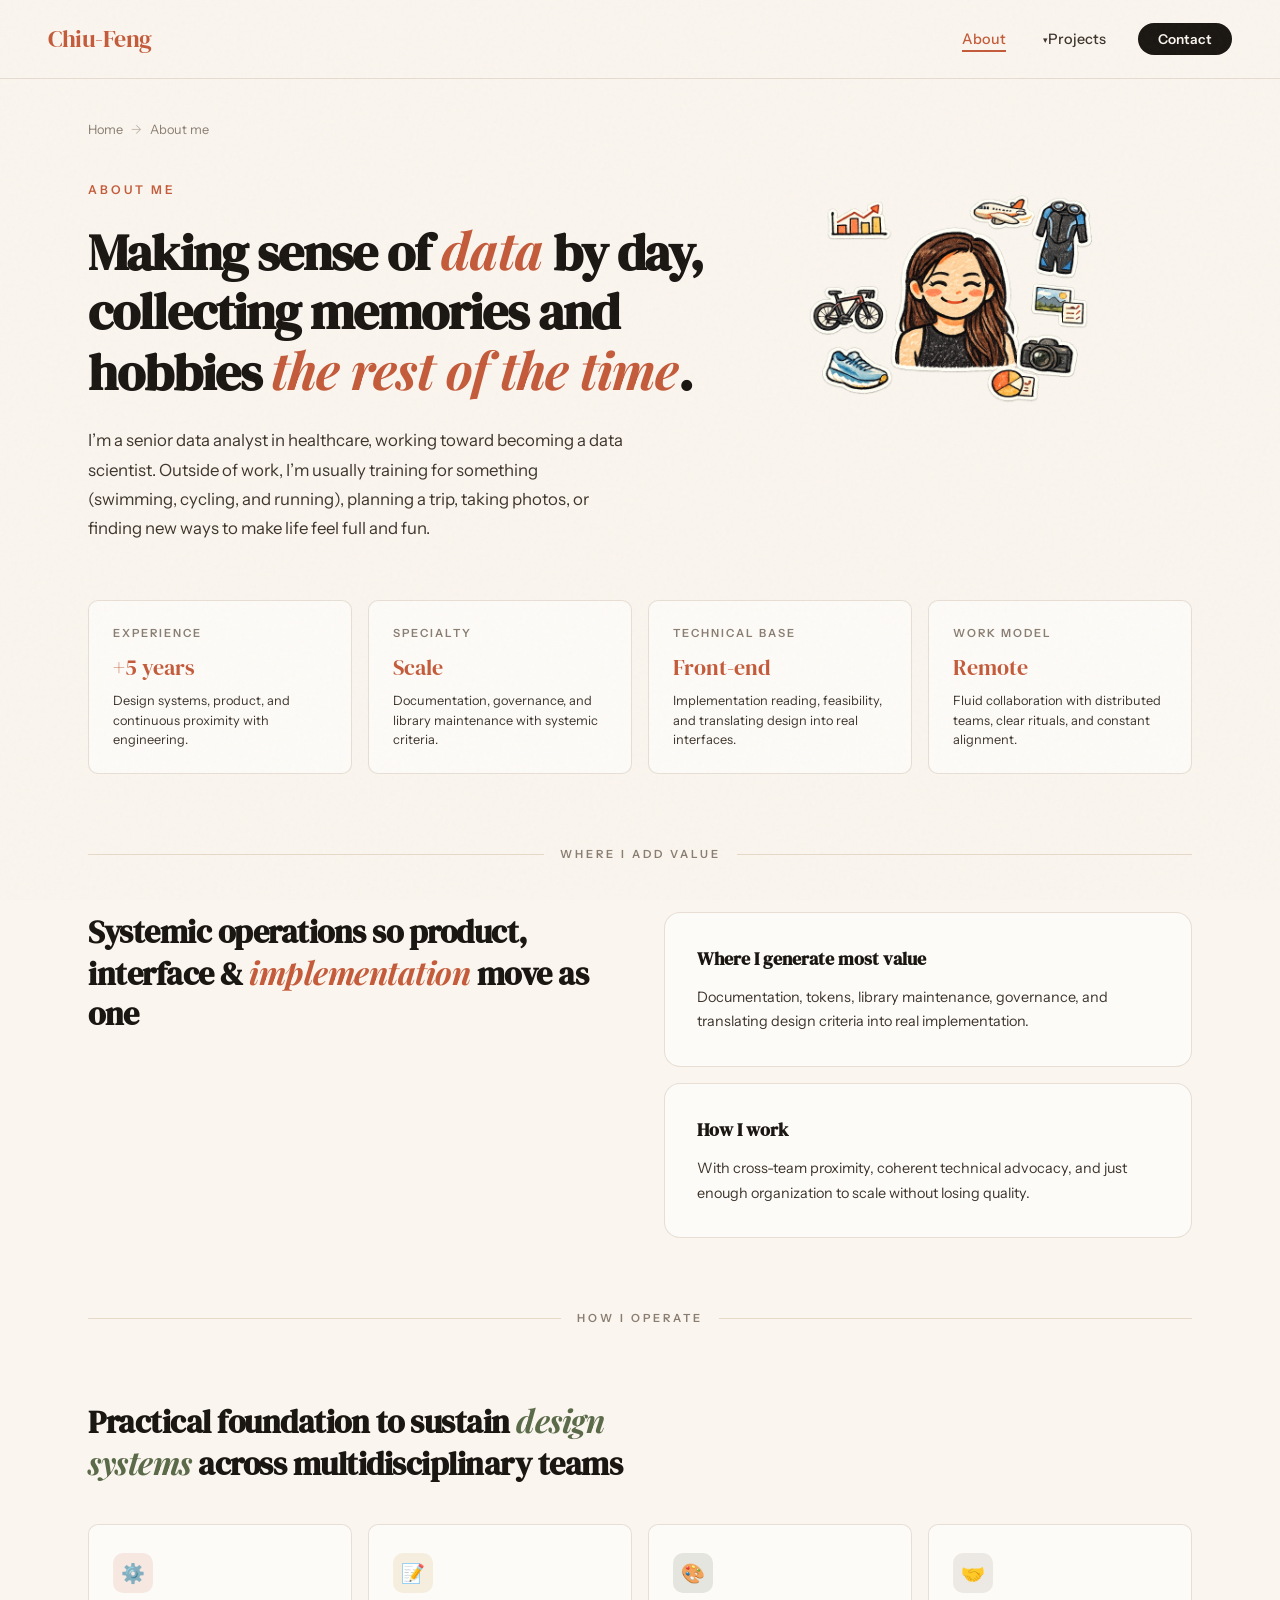
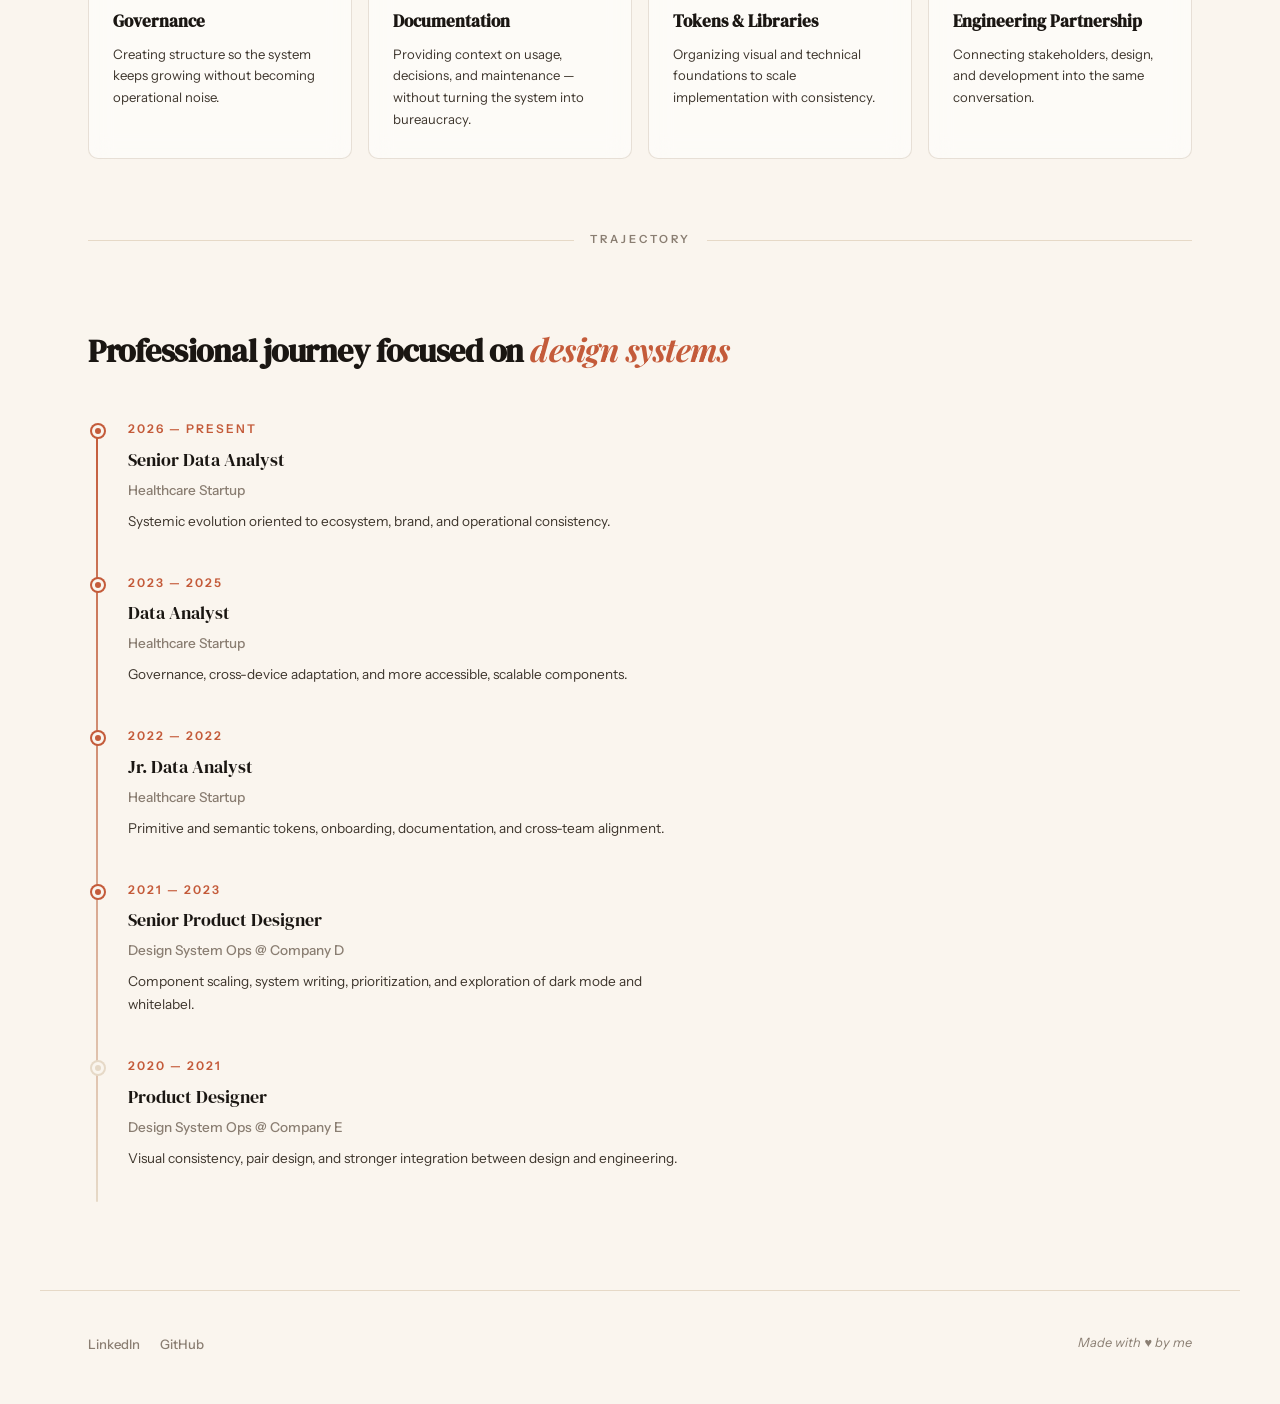
<file: index.html>
<!DOCTYPE html>
<html lang="en">
<head>
  <meta charset="UTF-8">
  <meta name="viewport" content="width=device-width, initial-scale=1.0">
  <title>About | Chiu-Feng</title>
  <link rel="stylesheet" href="css/style.css">
</head>
<body>

<!-- NAV -->
<nav>
  <a href="/" class="logo">Chiu-Feng</a>
  <ul class="nav-links">
    <li><a href="/" class="active">About</a></li>
    <li class="nav-dropdown">
      <a href="/projects/">Projects</a>
      <ul class="dropdown-menu">
        <li><a href="/projects/sourdough/">Sourdough</a></li>
        <li><a href="/projects/photography/">Photography</a></li>
        <li><a href="/projects/cooking/">Cooking</a></li>
        <li><a href="/projects/recipes/">Recipes</a></li>
      </ul>
    </li>
    <li><a href="mailto:chiufengyap+blog@gmail.com?subject=Contact%20from%20blog" class="nav-cta">Contact</a></li>
  </ul>
</nav>

<!-- BREADCRUMB -->
<div class="breadcrumb">
  <a href="/">Home</a> <span>&rarr;</span> About me
</div>

<!-- HERO -->
<section class="hero-split">
  <div class="hero-copy">
    <div class="hero-label">About me</div>
    <h1>Making sense of <em>data</em> by day, collecting memories and hobbies <em>the rest of the time</em>.</h1>
    <p class="hero-text">
      I’m a senior data analyst in healthcare, working toward becoming a data scientist. Outside of work, I’m usually training for something (swimming, cycling, and running), planning a trip, taking photos, or finding new ways to make life feel full and fun.
    </p>
  </div>
  <div class="hero-image-block">
    <div class="hero-inline-avatar">
      <img src="projects/photography/images/headshot_hobbies.png" alt="Headshot of Chiu-Feng">
    </div>
  </div>
</section>

<!-- STATS -->
<div class="stats">
  <div class="stat">
    <div class="stat-label">Experience</div>
    <div class="stat-value">+5 years</div>
    <div class="stat-desc">Design systems, product, and continuous proximity with engineering.</div>
  </div>
  <div class="stat">
    <div class="stat-label">Specialty</div>
    <div class="stat-value">Scale</div>
    <div class="stat-desc">Documentation, governance, and library maintenance with systemic criteria.</div>
  </div>
  <div class="stat">
    <div class="stat-label">Technical base</div>
    <div class="stat-value">Front-end</div>
    <div class="stat-desc">Implementation reading, feasibility, and translating design into real interfaces.</div>
  </div>
  <div class="stat">
    <div class="stat-label">Work model</div>
    <div class="stat-value">Remote</div>
    <div class="stat-desc">Fluid collaboration with distributed teams, clear rituals, and constant alignment.</div>
  </div>
</div>

<!-- WHERE I ADD VALUE -->
<div class="section-divider"><span>Where I add value</span></div>

<section class="value-section">
  <div>
    <h2>Systemic operations so product, interface &amp; <em>implementation</em> move as one</h2>
  </div>
  <div class="value-pair">
    <div class="value-card">
      <h3>Where I generate most value</h3>
      <p>Documentation, tokens, library maintenance, governance, and translating design criteria into real implementation.</p>
    </div>
    <div class="value-card">
      <h3>How I work</h3>
      <p>With cross-team proximity, coherent technical advocacy, and just enough organization to scale without losing quality.</p>
    </div>
  </div>
</section>

<!-- HOW I OPERATE -->
<div class="section-divider"><span>How I operate</span></div>

<section class="how-section">
  <h2>Practical foundation to sustain <em>design systems</em> across multidisciplinary teams</h2>
  <div class="how-grid">
    <div class="how-card">
      <div class="how-card-icon">&#x2699;&#xFE0F;</div>
      <h3>Governance</h3>
      <p>Creating structure so the system keeps growing without becoming operational noise.</p>
    </div>
    <div class="how-card">
      <div class="how-card-icon">&#x1F4DD;</div>
      <h3>Documentation</h3>
      <p>Providing context on usage, decisions, and maintenance &mdash; without turning the system into bureaucracy.</p>
    </div>
    <div class="how-card">
      <div class="how-card-icon">&#x1F3A8;</div>
      <h3>Tokens &amp; Libraries</h3>
      <p>Organizing visual and technical foundations to scale implementation with consistency.</p>
    </div>
    <div class="how-card">
      <div class="how-card-icon">&#x1F91D;</div>
      <h3>Engineering Partnership</h3>
      <p>Connecting stakeholders, design, and development into the same conversation.</p>
    </div>
  </div>
</section>

<!-- TIMELINE -->
<div class="section-divider"><span>Trajectory</span></div>

<section class="timeline-section">
  <h2>Professional journey focused on <em>design systems</em></h2>
  <div class="timeline">
    <div class="timeline-item">
      <div class="timeline-dot"></div>
      <div class="timeline-date">2026 &mdash; Present</div>
      <div class="timeline-role">Senior Data Analyst</div>
      <div class="timeline-company">Healthcare Startup</div>
      <div class="timeline-desc">Systemic evolution oriented to ecosystem, brand, and operational consistency.</div>
    </div>
    <div class="timeline-item">
      <div class="timeline-dot"></div>
      <div class="timeline-date">2023 &mdash; 2025</div>
      <div class="timeline-role">Data Analyst</div>
      <div class="timeline-company">Healthcare Startup</div>
      <div class="timeline-desc">Governance, cross-device adaptation, and more accessible, scalable components.</div>
    </div>
    <div class="timeline-item">
      <div class="timeline-dot"></div>
      <div class="timeline-date">2022 &mdash; 2022</div>
      <div class="timeline-role">Jr. Data Analyst</div>
      <div class="timeline-company">Healthcare Startup</div>
      <div class="timeline-desc">Primitive and semantic tokens, onboarding, documentation, and cross-team alignment.</div>
    </div>
    <div class="timeline-item">
      <div class="timeline-dot"></div>
      <div class="timeline-date">2021 &mdash; 2023</div>
      <div class="timeline-role">Senior Product Designer</div>
      <div class="timeline-company">Design System Ops @ Company D</div>
      <div class="timeline-desc">Component scaling, system writing, prioritization, and exploration of dark mode and whitelabel.</div>
    </div>
    <div class="timeline-item">
      <div class="timeline-dot"></div>
      <div class="timeline-date">2020 &mdash; 2021</div>
      <div class="timeline-role">Product Designer</div>
      <div class="timeline-company">Design System Ops @ Company E</div>
      <div class="timeline-desc">Visual consistency, pair design, and stronger integration between design and engineering.</div>
    </div>
  </div>
</section>

<!-- FOOTER -->
<footer>
  <ul class="social-links">
    <li><a href="#">LinkedIn</a></li>
    <li><a href="#">GitHub</a></li>
  </ul>
  <div class="footer-note">Made with &hearts; by me</div>
</footer>

<script src="js/social-links.js"></script>
</body>
</html>
</file>
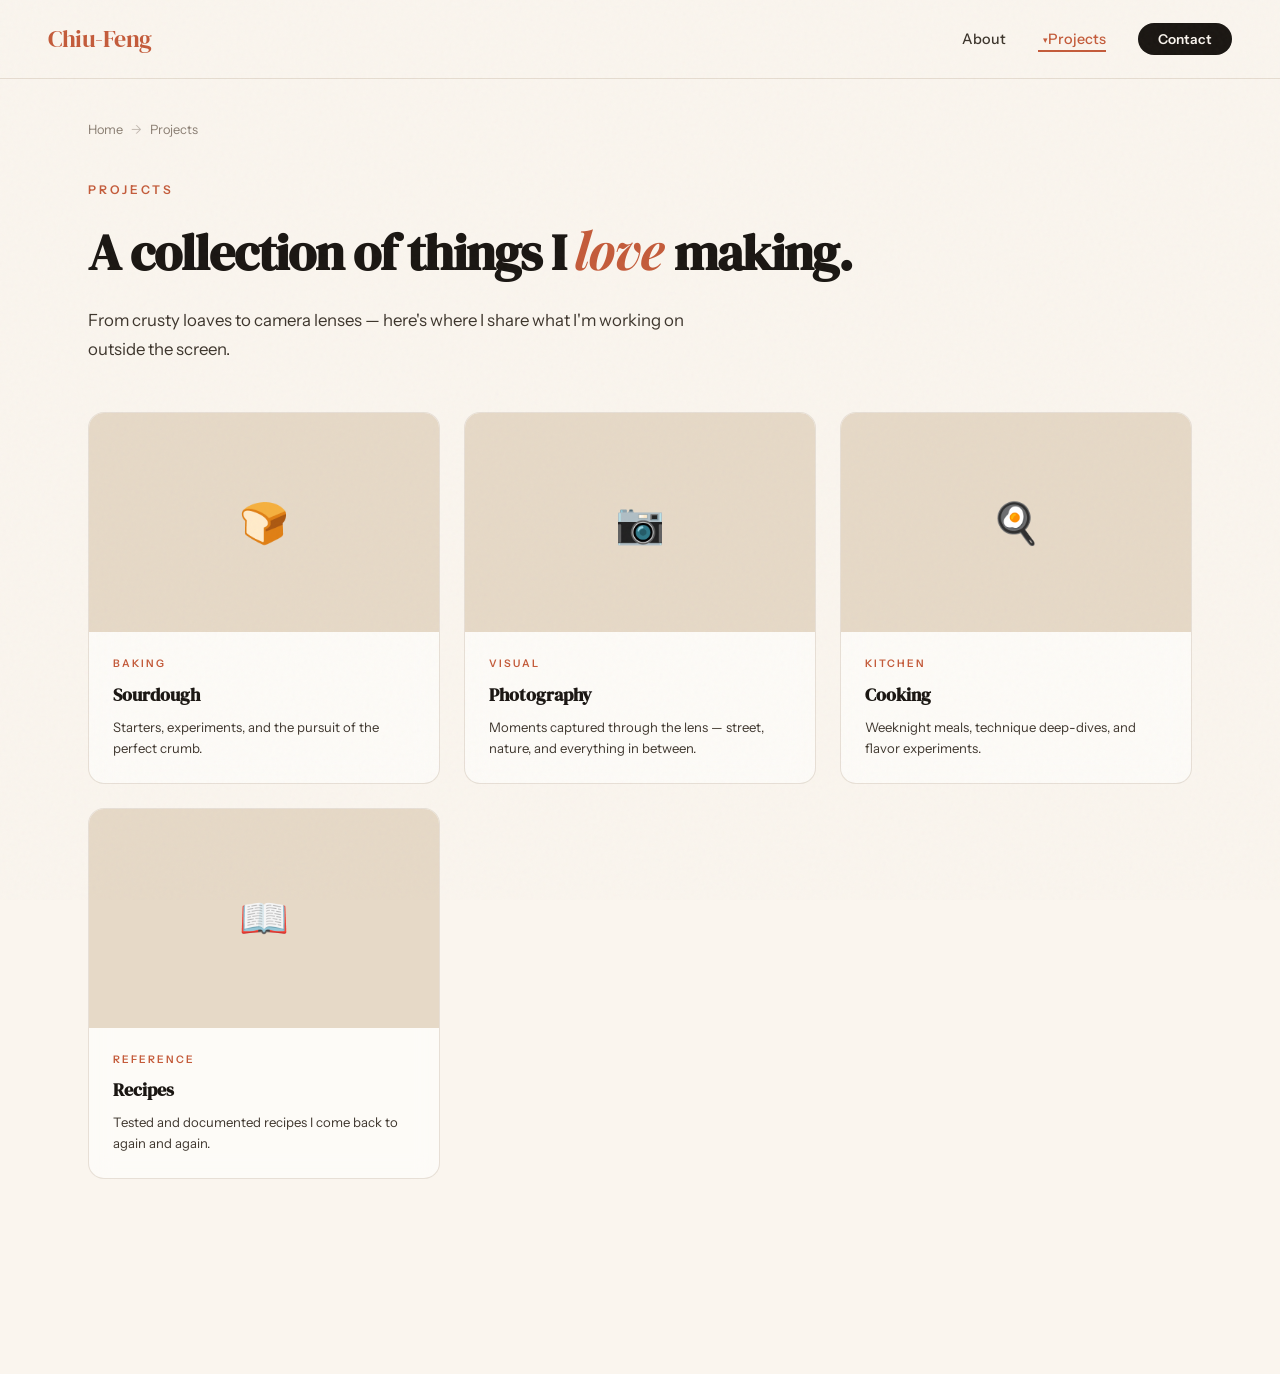
<file: projects/index.html>
<!DOCTYPE html>
<html lang="en">
<head>
  <meta charset="UTF-8">
  <meta name="viewport" content="width=device-width, initial-scale=1.0">
  <title>Projects | Chiu-Feng</title>
  <link rel="stylesheet" href="../css/style.css">
</head>
<body>

<!-- NAV -->
<nav>
  <a href="/" class="logo">Chiu-Feng</a>
  <ul class="nav-links">
    <li><a href="/">About</a></li>
    <li class="nav-dropdown">
      <a href="/projects/" class="active">Projects</a>
      <ul class="dropdown-menu">
        <li><a href="/projects/sourdough/">Sourdough</a></li>
        <li><a href="/projects/photography/">Photography</a></li>
        <li><a href="/projects/cooking/">Cooking</a></li>
        <li><a href="/projects/recipes/">Recipes</a></li>
      </ul>
    </li>
    <li><a href="#" class="nav-cta">Contact</a></li>
  </ul>
</nav>

<!-- BREADCRUMB -->
<div class="breadcrumb">
  <a href="/">Home</a> <span>&rarr;</span> Projects
</div>

<!-- HERO -->
<section class="page-hero">
  <div class="page-hero-label">Projects</div>
  <h1>A collection of things I <em>love</em> making.</h1>
  <p class="page-hero-text">
    From crusty loaves to camera lenses &mdash; here's where I share what I'm working on outside the screen.
  </p>
</section>

<!-- PROJECT CARDS -->
<div class="project-grid">
  <a href="/projects/sourdough/" class="project-card" style="animation-delay: 0.1s;">
    <div class="project-card-thumb">&#x1F35E;</div>
    <div class="project-card-body">
      <div class="project-card-tag">Baking</div>
      <h3>Sourdough</h3>
      <p>Starters, experiments, and the pursuit of the perfect crumb.</p>
    </div>
  </a>
  <a href="/projects/photography/" class="project-card" style="animation-delay: 0.2s;">
    <div class="project-card-thumb">&#x1F4F7;</div>
    <div class="project-card-body">
      <div class="project-card-tag">Visual</div>
      <h3>Photography</h3>
      <p>Moments captured through the lens &mdash; street, nature, and everything in between.</p>
    </div>
  </a>
  <a href="/projects/cooking/" class="project-card" style="animation-delay: 0.3s;">
    <div class="project-card-thumb">&#x1F373;</div>
    <div class="project-card-body">
      <div class="project-card-tag">Kitchen</div>
      <h3>Cooking</h3>
      <p>Weeknight meals, technique deep-dives, and flavor experiments.</p>
    </div>
  </a>
  <a href="/projects/recipes/" class="project-card" style="animation-delay: 0.4s;">
    <div class="project-card-thumb">&#x1F4D6;</div>
    <div class="project-card-body">
      <div class="project-card-tag">Reference</div>
      <h3>Recipes</h3>
      <p>Tested and documented recipes I come back to again and again.</p>
    </div>
  </a>
</div>

<!-- FOOTER -->
<footer>
  <ul class="social-links">
    <li><a href="#">LinkedIn</a></li>
    <li><a href="#">GitHub</a></li>
    <li><a href="#">Medium</a></li>
  </ul>
  <div class="footer-note">Made with &hearts; by me</div>
</footer>

<script src="../js/social-links.js"></script>
</body>
</html>
</file>
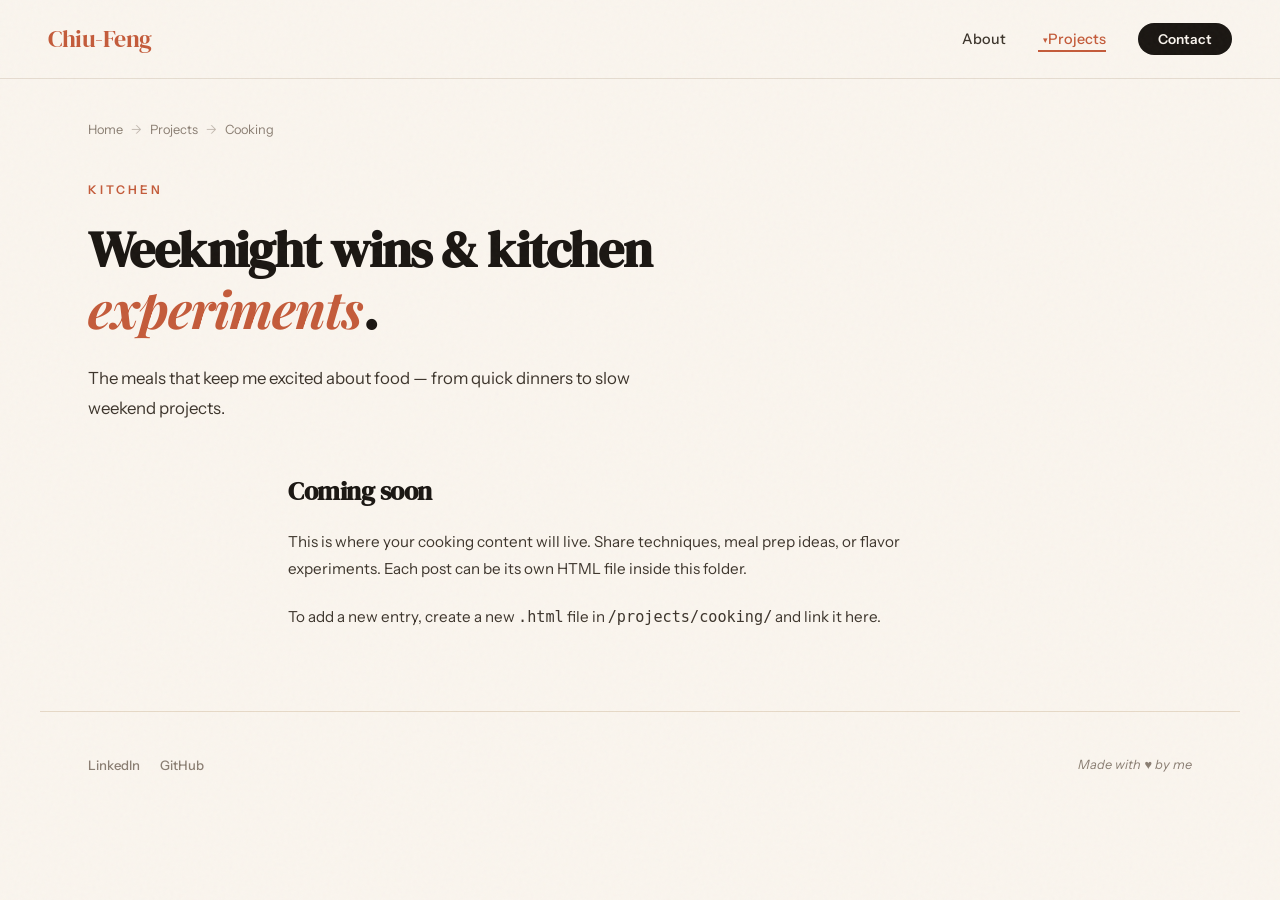
<file: projects/cooking/index.html>
<!DOCTYPE html>
<html lang="en">
<head>
  <meta charset="UTF-8">
  <meta name="viewport" content="width=device-width, initial-scale=1.0">
  <title>Cooking | Chiu-Feng</title>
  <link rel="stylesheet" href="../../css/style.css">
</head>
<body>
<nav>
  <a href="/" class="logo">Chiu-Feng</a>
  <ul class="nav-links">
    <li><a href="/">About</a></li>
    <li class="nav-dropdown">
      <a href="/projects/" class="active">Projects</a>
      <ul class="dropdown-menu">
        <li><a href="/projects/sourdough/">Sourdough</a></li>
        <li><a href="/projects/photography/">Photography</a></li>
        <li><a href="/projects/cooking/">Cooking</a></li>
        <li><a href="/projects/recipes/">Recipes</a></li>
      </ul>
    </li>
    <li><a href="#" class="nav-cta">Contact</a></li>
  </ul>
</nav>
<div class="breadcrumb">
  <a href="/">Home</a> <span>&rarr;</span> <a href="/projects/">Projects</a> <span>&rarr;</span> Cooking
</div>
<section class="page-hero">
  <div class="page-hero-label">Kitchen</div>
  <h1>Weeknight wins &amp; kitchen <em>experiments</em>.</h1>
  <p class="page-hero-text">The meals that keep me excited about food &mdash; from quick dinners to slow weekend projects.</p>
</section>
<section class="content-section">
  <h2>Coming soon</h2>
  <p>This is where your cooking content will live. Share techniques, meal prep ideas, or flavor experiments. Each post can be its own HTML file inside this folder.</p>
  <p>To add a new entry, create a new <code>.html</code> file in <code>/projects/cooking/</code> and link it here.</p>
</section>
<footer>
  <ul class="social-links">
    <li><a href="#">LinkedIn</a></li>
    <li><a href="#">GitHub</a></li>
  </ul>
  <div class="footer-note">Made with &hearts; by me</div>
</footer>
<script src="../../js/social-links.js"></script>
</body>
</html>
</file>
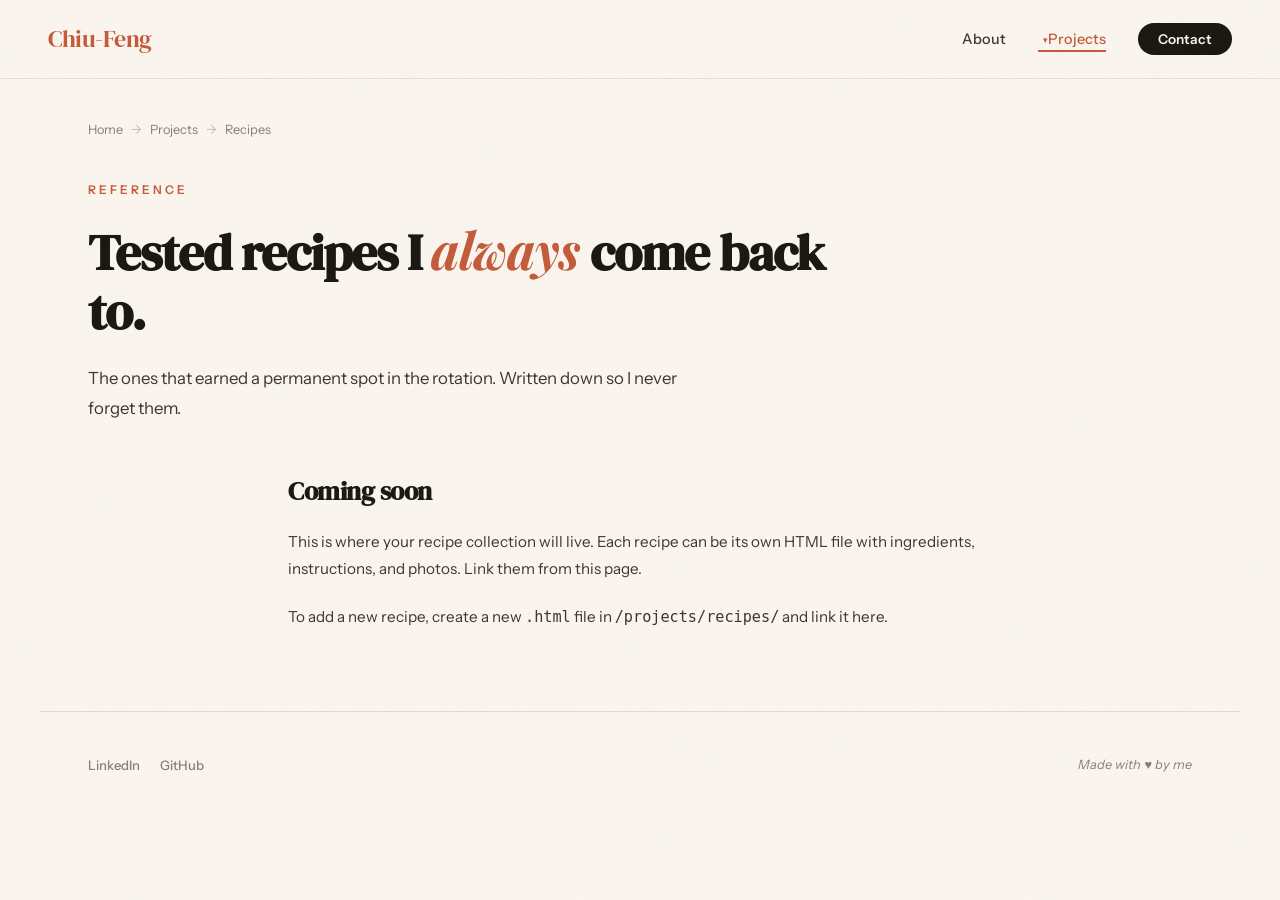
<file: projects/recipes/index.html>
<!DOCTYPE html>
<html lang="en">
<head>
  <meta charset="UTF-8">
  <meta name="viewport" content="width=device-width, initial-scale=1.0">
  <title>Recipes | Chiu-Feng</title>
  <link rel="stylesheet" href="../../css/style.css">
</head>
<body>
<nav>
  <a href="/" class="logo">Chiu-Feng</a>
  <ul class="nav-links">
    <li><a href="/">About</a></li>
    <li class="nav-dropdown">
      <a href="/projects/" class="active">Projects</a>
      <ul class="dropdown-menu">
        <li><a href="/projects/sourdough/">Sourdough</a></li>
        <li><a href="/projects/photography/">Photography</a></li>
        <li><a href="/projects/cooking/">Cooking</a></li>
        <li><a href="/projects/recipes/">Recipes</a></li>
      </ul>
    </li>
    <li><a href="#" class="nav-cta">Contact</a></li>
  </ul>
</nav>
<div class="breadcrumb">
  <a href="/">Home</a> <span>&rarr;</span> <a href="/projects/">Projects</a> <span>&rarr;</span> Recipes
</div>
<section class="page-hero">
  <div class="page-hero-label">Reference</div>
  <h1>Tested recipes I <em>always</em> come back to.</h1>
  <p class="page-hero-text">The ones that earned a permanent spot in the rotation. Written down so I never forget them.</p>
</section>
<section class="content-section">
  <h2>Coming soon</h2>
  <p>This is where your recipe collection will live. Each recipe can be its own HTML file with ingredients, instructions, and photos. Link them from this page.</p>
  <p>To add a new recipe, create a new <code>.html</code> file in <code>/projects/recipes/</code> and link it here.</p>
</section>
<footer>
  <ul class="social-links">
    <li><a href="#">LinkedIn</a></li>
    <li><a href="#">GitHub</a></li>
    <li><a href="#">Medium</a></li>
    <li><a href="#">Dribbble</a></li>
    <li><a href="#">Figma</a></li>
  </ul>
  <div class="footer-note">Made with &hearts; by me</div>
</footer>
<script src="../../js/social-links.js"></script>
</body>
</html>
</file>
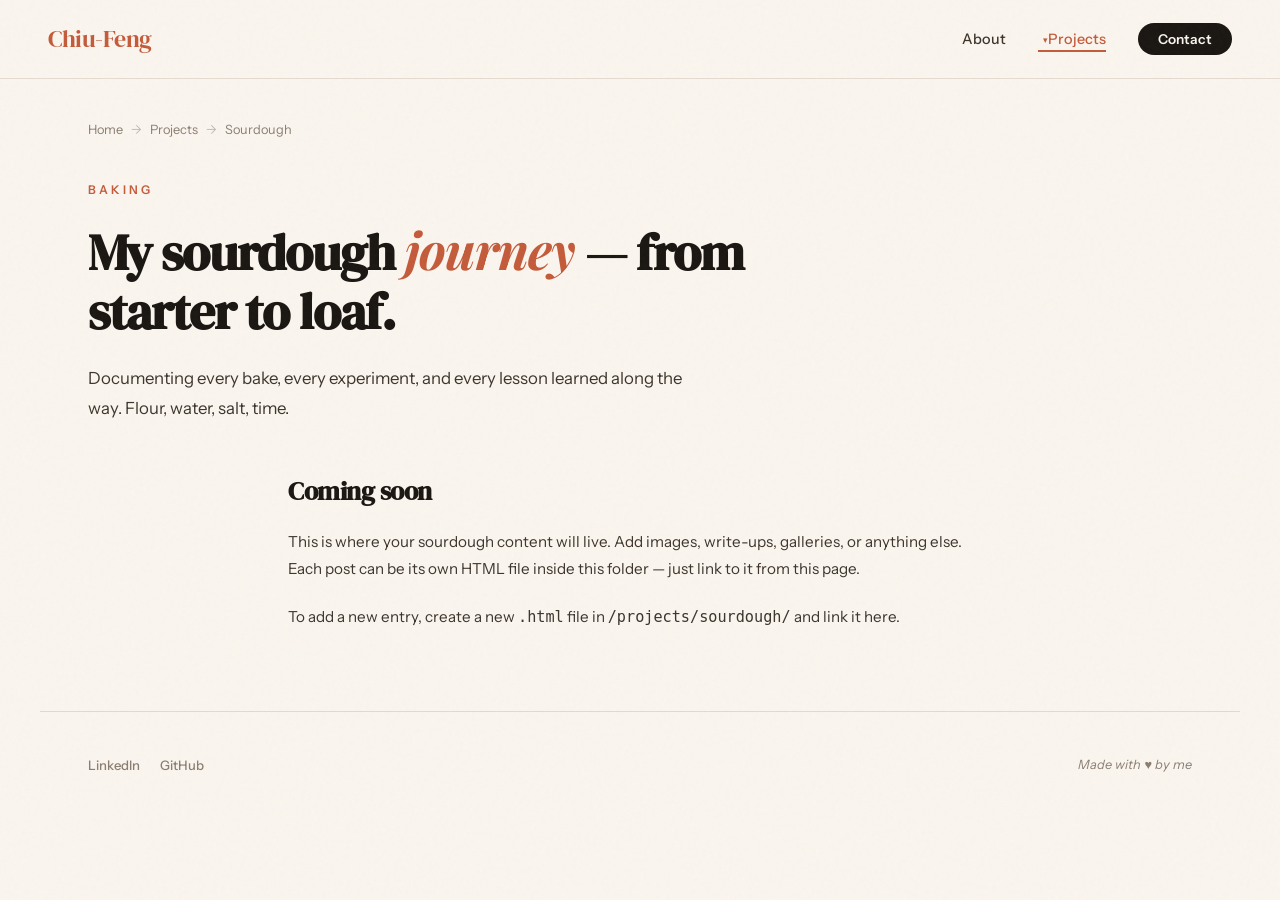
<file: projects/sourdough/index.html>
<!DOCTYPE html>
<html lang="en">
<head>
  <meta charset="UTF-8">
  <meta name="viewport" content="width=device-width, initial-scale=1.0">
  <title>Sourdough | Chiu-Feng</title>
  <link rel="stylesheet" href="../../css/style.css">
</head>
<body>
<nav>
  <a href="/" class="logo">Chiu-Feng</a>
  <ul class="nav-links">
    <li><a href="/">About</a></li>
    <li class="nav-dropdown">
      <a href="/projects/" class="active">Projects</a>
      <ul class="dropdown-menu">
        <li><a href="/projects/sourdough/">Sourdough</a></li>
        <li><a href="/projects/photography/">Photography</a></li>
        <li><a href="/projects/cooking/">Cooking</a></li>
        <li><a href="/projects/recipes/">Recipes</a></li>
      </ul>
    </li>
    <li><a href="#" class="nav-cta">Contact</a></li>
  </ul>
</nav>
<div class="breadcrumb">
  <a href="/">Home</a> <span>&rarr;</span> <a href="/projects/">Projects</a> <span>&rarr;</span> Sourdough
</div>
<section class="page-hero">
  <div class="page-hero-label">Baking</div>
  <h1>My sourdough <em>journey</em> &mdash; from starter to loaf.</h1>
  <p class="page-hero-text">Documenting every bake, every experiment, and every lesson learned along the way. Flour, water, salt, time.</p>
</section>
<section class="content-section">
  <h2>Coming soon</h2>
  <p>This is where your sourdough content will live. Add images, write-ups, galleries, or anything else. Each post can be its own HTML file inside this folder &mdash; just link to it from this page.</p>
  <p>To add a new entry, create a new <code>.html</code> file in <code>/projects/sourdough/</code> and link it here.</p>
</section>
<footer>
  <ul class="social-links">
    <li><a href="#">LinkedIn</a></li>
    <li><a href="#">GitHub</a></li>
  </ul>
  <div class="footer-note">Made with &hearts; by me</div>
</footer>
<script src="../../js/social-links.js"></script>
</body>
</html>
</file>
<file: css/style.css>
/* ============================================
   SHARED STYLES — edit once, applies everywhere
   ============================================ */

@import url('https://fonts.googleapis.com/css2?family=DM+Serif+Display:ital@0;1&family=Instrument+Sans:wght@400;500;600;700&family=Playfair+Display:ital,wght@0,400;0,700;1,400&display=swap');

:root {
  --cream: #FAF5EE;
  --warm-white: #F2EBE0;
  --sand: #E6D9C7;
  --terracotta: #C45B3A;
  --terracotta-light: #D97B5D;
  --ink: #1A1612;
  --ink-soft: #3D352C;
  --warm-gray: #8A7E72;
  --olive: #5B6B4A;
  --olive-light: #7A8E66;
  --accent-gold: #C9A84C;
  --card-bg: rgba(255,255,255,0.55);
  --card-border: rgba(198,183,164,0.4);
  --radius: 16px;
  --radius-sm: 10px;
}

* { margin: 0; padding: 0; box-sizing: border-box; }

body {
  font-family: 'Instrument Sans', sans-serif;
  background: var(--cream);
  color: var(--ink);
  overflow-x: hidden;
  line-height: 1.6;
}

/* --- NOISE OVERLAY --- */
body::before {
  content: '';
  position: fixed;
  inset: 0;
  opacity: 0.03;
  background-image: url("data:image/svg+xml,%3Csvg viewBox='0 0 256 256' xmlns='http://www.w3.org/2000/svg'%3E%3Cfilter id='noise'%3E%3CfeTurbulence type='fractalNoise' baseFrequency='0.9' numOctaves='4' stitchTiles='stitch'/%3E%3C/filter%3E%3Crect width='100%25' height='100%25' filter='url(%23noise)'/%3E%3C/svg%3E");
  pointer-events: none;
  z-index: 9999;
}

/* ============================================
   NAVIGATION
   ============================================ */
nav {
  position: fixed;
  top: 0; left: 0; right: 0;
  z-index: 100;
  padding: 20px 48px;
  display: flex;
  align-items: center;
  justify-content: space-between;
  backdrop-filter: blur(20px);
  background: rgba(250,245,238,0.85);
  border-bottom: 1px solid var(--card-border);
  transition: all 0.3s ease;
}

.logo {
  font-family: 'DM Serif Display', serif;
  font-size: 1.5rem;
  color: var(--terracotta);
  text-decoration: none;
  letter-spacing: -0.5px;
}

.nav-links {
  display: flex;
  gap: 32px;
  list-style: none;
  align-items: center;
}

.nav-links a {
  text-decoration: none;
  color: var(--ink-soft);
  font-size: 0.9rem;
  font-weight: 500;
  position: relative;
  transition: color 0.3s;
}

.nav-links a::after {
  content: '';
  position: absolute;
  bottom: -4px; left: 0;
  width: 0; height: 2px;
  background: var(--terracotta);
  transition: width 0.3s ease;
}

.nav-links a:hover { color: var(--terracotta); }
.nav-links a:hover::after { width: 100%; }
.nav-links a.active { color: var(--terracotta); }
.nav-links a.active::after { width: 100%; }

/* Dropdown */
.nav-dropdown {
  position: relative;
}

.nav-dropdown > a::before {
  content: '▾';
  font-size: 0.6em;
  margin-left: 5px;
  vertical-align: 1px;
}

.dropdown-menu {
  position: absolute;
  top: calc(100% + 12px);
  left: 50%;
  transform: translateX(-50%);
  background: rgba(250,245,238,0.95);
  backdrop-filter: blur(20px);
  border: 1px solid var(--card-border);
  border-radius: var(--radius-sm);
  padding: 8px 0;
  min-width: 180px;
  opacity: 0;
  visibility: hidden;
  transition: all 0.25s ease;
  box-shadow: 0 12px 40px rgba(26,22,18,0.1);
  list-style: none;
}

.nav-dropdown:hover .dropdown-menu {
  opacity: 1;
  visibility: visible;
  transform: translateX(-50%) translateY(0);
}

.dropdown-menu li a {
  display: block;
  padding: 10px 20px;
  font-size: 0.85rem;
  color: var(--ink-soft);
  white-space: nowrap;
}

.dropdown-menu li a::after { display: none; }

.dropdown-menu li a:hover {
  background: rgba(196,91,58,0.06);
  color: var(--terracotta);
}

.nav-cta {
  background: var(--ink);
  color: var(--cream) !important;
  padding: 8px 20px;
  border-radius: 100px;
  font-size: 0.85rem !important;
  font-weight: 600 !important;
  transition: all 0.3s !important;
}
.nav-cta::after { display: none !important; }
.nav-cta:hover {
  background: var(--terracotta) !important;
  color: var(--cream) !important;
  transform: translateY(-1px);
}

/* ============================================
   BREADCRUMB
   ============================================ */
.breadcrumb {
  padding: 120px 48px 0;
  max-width: 1200px;
  margin: 0 auto;
  font-size: 0.8rem;
  color: var(--warm-gray);
  display: flex;
  gap: 8px;
  align-items: center;
  animation: fadeUp 0.6s ease both;
}

.breadcrumb a {
  color: var(--warm-gray);
  text-decoration: none;
  transition: color 0.3s;
}

.breadcrumb a:hover { color: var(--terracotta); }
.breadcrumb span { opacity: 0.5; }

/* ============================================
   PAGE HERO (reusable across pages)
   ============================================ */
.page-hero {
  max-width: 1200px;
  margin: 0 auto;
  padding: 40px 48px 0;
  animation: fadeUp 0.7s ease 0.2s both;
}

.page-hero-label {
  font-size: 0.75rem;
  text-transform: uppercase;
  letter-spacing: 3px;
  color: var(--terracotta);
  font-weight: 600;
  margin-bottom: 20px;
  animation: fadeUp 0.6s ease 0.1s both;
}

.page-hero h1 {
  font-family: 'DM Serif Display', serif;
  font-size: clamp(2.2rem, 4vw, 3.4rem);
  line-height: 1.15;
  color: var(--ink);
  letter-spacing: -1px;
  margin-bottom: 24px;
  max-width: 800px;
}

.page-hero h1 em {
  font-family: 'Playfair Display', serif;
  font-style: italic;
  color: var(--terracotta);
}

.page-hero-text {
  font-size: 1.05rem;
  color: var(--ink-soft);
  line-height: 1.75;
  max-width: 600px;
}

/* ============================================
   ABOUT PAGE — SPLIT HERO
   ============================================ */
.hero-split {
  max-width: 1200px;
  margin: 0 auto;
  padding: 40px 48px 0;
  display: grid;
  grid-template-columns: 1.2fr 0.8fr;
  gap: 64px;
  align-items: start;
}

.hero-label {
  font-size: 0.75rem;
  text-transform: uppercase;
  letter-spacing: 3px;
  color: var(--terracotta);
  font-weight: 600;
  margin-bottom: 20px;
  animation: fadeUp 0.6s ease 0.1s both;
}

.hero-split h1 {
  font-family: 'DM Serif Display', serif;
  font-size: clamp(2.2rem, 4vw, 3.4rem);
  line-height: 1.15;
  color: var(--ink);
  letter-spacing: -1px;
  margin-bottom: 24px;
  animation: fadeUp 0.7s ease 0.2s both;
}

.hero-copy {
  display: flex;
  flex-direction: column;
  justify-content: center;
}

.hero-image-block {
  display: flex;
  justify-content: flex-start;
  align-items: flex-start;
}

.hero-inline-avatar {
  width: min(100%, 360px);
  border-radius: 28px;
  overflow: hidden;
  border: none;
  box-shadow: none;
}

.hero-inline-avatar img {
  width: 100%;
  height: auto;
  display: block;
  object-fit: cover;
}

@media (max-width: 900px) {
  .hero-inline-avatar {
    width: min(100%, 270px);
  }
}

@media (max-width: 600px) {
  .hero-inline-avatar {
    width: min(100%, 220px);
    margin: 0 auto;
  }
}
.hero-split h1 em {
  font-family: 'Playfair Display', serif;
  font-style: italic;
  color: var(--terracotta);
}

.hero-text {
  font-size: 1.05rem;
  color: var(--ink-soft);
  line-height: 1.75;
  max-width: 540px;
  animation: fadeUp 0.7s ease 0.3s both;
}

/* --- AVATAR CARD --- */
.avatar-card {
  background: var(--card-bg);
  backdrop-filter: blur(12px);
  border: 1px solid var(--card-border);
  border-radius: var(--radius);
  padding: 32px;
  text-align: center;
  animation: fadeUp 0.8s ease 0.35s both;
  position: relative;
  overflow: hidden;
}

.avatar-card::before {
  content: '';
  position: absolute;
  top: 0; left: 0; right: 0;
  height: 4px;
  background: linear-gradient(90deg, var(--terracotta), var(--accent-gold), var(--olive));
}

.avatar-img {
  width: 120px;
  height: 120px;
  border-radius: 50%;
  background: linear-gradient(135deg, var(--sand), var(--warm-white));
  margin: 0 auto 16px;
  display: flex;
  align-items: center;
  justify-content: center;
  overflow: hidden;
  border: 3px solid var(--warm-white);
  box-shadow: 0 8px 32px rgba(26,22,18,0.08);
}

.avatar-img img {
  width: 100%;
  height: 100%;
  object-fit: cover;
  display: block;
}

.avatar-name {
  font-family: 'DM Serif Display', serif;
  font-size: 1.25rem;
  margin-bottom: 4px;
}

.avatar-sub {
  font-size: 0.85rem;
  color: var(--warm-gray);
  font-style: italic;
}

/* ============================================
   STAT PILLS
   ============================================ */
.stats {
  max-width: 1200px;
  margin: 56px auto 0;
  padding: 0 48px;
  display: grid;
  grid-template-columns: repeat(4, 1fr);
  gap: 16px;
}

.stat {
  background: var(--card-bg);
  backdrop-filter: blur(12px);
  border: 1px solid var(--card-border);
  border-radius: var(--radius-sm);
  padding: 24px;
  transition: all 0.35s ease;
  animation: fadeUp 0.7s ease both;
}

.stat:nth-child(1) { animation-delay: 0.4s; }
.stat:nth-child(2) { animation-delay: 0.5s; }
.stat:nth-child(3) { animation-delay: 0.6s; }
.stat:nth-child(4) { animation-delay: 0.7s; }

.stat:hover {
  transform: translateY(-4px);
  box-shadow: 0 12px 40px rgba(26,22,18,0.08);
  border-color: var(--terracotta-light);
}

.stat-label {
  font-size: 0.7rem;
  text-transform: uppercase;
  letter-spacing: 2px;
  color: var(--warm-gray);
  font-weight: 600;
  margin-bottom: 8px;
}

.stat-value {
  font-family: 'DM Serif Display', serif;
  font-size: 1.35rem;
  color: var(--terracotta);
  margin-bottom: 6px;
}

.stat-desc {
  font-size: 0.8rem;
  color: var(--ink-soft);
  line-height: 1.5;
}

/* ============================================
   SECTION DIVIDER
   ============================================ */
.section-divider {
  max-width: 1200px;
  margin: 72px auto 0;
  padding: 0 48px;
  display: flex;
  align-items: center;
  gap: 16px;
  animation: fadeUp 0.6s ease both;
}

.section-divider::before,
.section-divider::after {
  content: '';
  flex: 1;
  height: 1px;
  background: var(--sand);
}

.section-divider span {
  font-size: 0.7rem;
  text-transform: uppercase;
  letter-spacing: 3px;
  color: var(--warm-gray);
  font-weight: 600;
  white-space: nowrap;
}

/* ============================================
   VALUE SECTION
   ============================================ */
.value-section {
  max-width: 1200px;
  margin: 48px auto 0;
  padding: 0 48px;
  display: grid;
  grid-template-columns: 1fr 1fr;
  gap: 48px;
  animation: fadeUp 0.7s ease both;
}

.value-section h2 {
  font-family: 'DM Serif Display', serif;
  font-size: clamp(1.6rem, 2.5vw, 2.2rem);
  line-height: 1.25;
  letter-spacing: -0.5px;
}

.value-section h2 em {
  font-family: 'Playfair Display', serif;
  font-style: italic;
  color: var(--terracotta);
}

.value-card {
  background: var(--card-bg);
  backdrop-filter: blur(12px);
  border: 1px solid var(--card-border);
  border-radius: var(--radius);
  padding: 32px;
}

.value-card h3 {
  font-family: 'DM Serif Display', serif;
  font-size: 1.1rem;
  margin-bottom: 12px;
  color: var(--ink);
}

.value-card p {
  font-size: 0.9rem;
  color: var(--ink-soft);
  line-height: 1.7;
}

.value-pair {
  display: flex;
  flex-direction: column;
  gap: 16px;
}

/* ============================================
   HOW I WORK CARDS
   ============================================ */
.how-section {
  max-width: 1200px;
  margin: 72px auto 0;
  padding: 0 48px;
}

.how-section > h2 {
  font-family: 'DM Serif Display', serif;
  font-size: clamp(1.6rem, 2.5vw, 2.2rem);
  line-height: 1.25;
  letter-spacing: -0.5px;
  max-width: 600px;
  margin-bottom: 40px;
  animation: fadeUp 0.6s ease both;
}

.how-section > h2 em {
  font-family: 'Playfair Display', serif;
  font-style: italic;
  color: var(--olive);
}

.how-grid {
  display: grid;
  grid-template-columns: repeat(4, 1fr);
  gap: 16px;
}

.how-card {
  background: var(--card-bg);
  backdrop-filter: blur(12px);
  border: 1px solid var(--card-border);
  border-radius: var(--radius-sm);
  padding: 28px 24px;
  transition: all 0.35s ease;
  animation: fadeUp 0.7s ease both;
  position: relative;
  overflow: hidden;
}

.how-card:nth-child(1) { animation-delay: 0.1s; }
.how-card:nth-child(2) { animation-delay: 0.2s; }
.how-card:nth-child(3) { animation-delay: 0.3s; }
.how-card:nth-child(4) { animation-delay: 0.4s; }

.how-card:hover {
  transform: translateY(-4px);
  box-shadow: 0 12px 40px rgba(26,22,18,0.08);
}

.how-card-icon {
  width: 40px;
  height: 40px;
  border-radius: 10px;
  display: flex;
  align-items: center;
  justify-content: center;
  margin-bottom: 16px;
  font-size: 1.2rem;
}

.how-card:nth-child(1) .how-card-icon { background: rgba(196,91,58,0.12); }
.how-card:nth-child(2) .how-card-icon { background: rgba(201,168,76,0.15); }
.how-card:nth-child(3) .how-card-icon { background: rgba(91,107,74,0.15); }
.how-card:nth-child(4) .how-card-icon { background: rgba(138,126,114,0.15); }

.how-card h3 {
  font-family: 'DM Serif Display', serif;
  font-size: 1.05rem;
  margin-bottom: 8px;
}

.how-card p {
  font-size: 0.82rem;
  color: var(--ink-soft);
  line-height: 1.65;
}

/* ============================================
   TIMELINE
   ============================================ */
.timeline-section {
  max-width: 1200px;
  margin: 80px auto 0;
  padding: 0 48px;
}

.timeline-section > h2 {
  font-family: 'DM Serif Display', serif;
  font-size: clamp(1.6rem, 2.5vw, 2.2rem);
  line-height: 1.25;
  letter-spacing: -0.5px;
  margin-bottom: 48px;
  animation: fadeUp 0.6s ease both;
}

.timeline-section > h2 em {
  font-family: 'Playfair Display', serif;
  font-style: italic;
  color: var(--terracotta);
}

.timeline {
  position: relative;
  padding-left: 40px;
}

.timeline::before {
  content: '';
  position: absolute;
  left: 8px; top: 8px; bottom: 8px;
  width: 2px;
  background: linear-gradient(to bottom, var(--terracotta), var(--sand));
  border-radius: 2px;
}

.timeline-item {
  position: relative;
  padding-bottom: 40px;
  animation: fadeUp 0.6s ease both;
}

.timeline-dot {
  position: absolute;
  left: -36px; top: 6px;
  width: 12px; height: 12px;
  border-radius: 50%;
  background: var(--terracotta);
  border: 3px solid var(--cream);
  box-shadow: 0 0 0 2px var(--terracotta);
}

.timeline-item:last-child .timeline-dot {
  background: var(--sand);
  box-shadow: 0 0 0 2px var(--sand);
}

.timeline-date {
  font-size: 0.75rem;
  font-weight: 600;
  text-transform: uppercase;
  letter-spacing: 2px;
  color: var(--terracotta);
  margin-bottom: 6px;
}

.timeline-role {
  font-family: 'DM Serif Display', serif;
  font-size: 1.15rem;
  margin-bottom: 6px;
}

.timeline-company {
  font-size: 0.85rem;
  color: var(--warm-gray);
  font-weight: 500;
  margin-bottom: 8px;
}

.timeline-desc {
  font-size: 0.85rem;
  color: var(--ink-soft);
  line-height: 1.7;
  max-width: 560px;
}

/* ============================================
   PROJECT GRID (for Projects pages)
   ============================================ */
.project-grid {
  max-width: 1200px;
  margin: 48px auto 0;
  padding: 0 48px;
  display: grid;
  grid-template-columns: repeat(auto-fill, minmax(280px, 1fr));
  gap: 24px;
}

.project-card {
  background: var(--card-bg);
  backdrop-filter: blur(12px);
  border: 1px solid var(--card-border);
  border-radius: var(--radius);
  overflow: hidden;
  transition: all 0.35s ease;
  text-decoration: none;
  color: inherit;
  animation: fadeUp 0.7s ease both;
}

.project-card:hover {
  transform: translateY(-6px);
  box-shadow: 0 16px 48px rgba(26,22,18,0.1);
  border-color: var(--terracotta-light);
}

.project-card-thumb {
  width: 100%;
  aspect-ratio: 16/10;
  background: var(--sand);
  display: flex;
  align-items: center;
  justify-content: center;
  font-size: 2.5rem;
}

.project-card-body {
  padding: 24px;
}

.project-card-tag {
  font-size: 0.65rem;
  text-transform: uppercase;
  letter-spacing: 2px;
  color: var(--terracotta);
  font-weight: 600;
  margin-bottom: 8px;
}

.project-card-body h3 {
  font-family: 'DM Serif Display', serif;
  font-size: 1.1rem;
  margin-bottom: 8px;
}

.project-card-body p {
  font-size: 0.82rem;
  color: var(--ink-soft);
  line-height: 1.6;
}

/* ============================================
   CONTENT SECTION (for individual project pages)
   ============================================ */
.content-section {
  max-width: 800px;
  margin: 48px auto 0;
  padding: 0 48px;
  animation: fadeUp 0.7s ease both;
}

.content-section h2 {
  font-family: 'DM Serif Display', serif;
  font-size: 1.6rem;
  margin-bottom: 16px;
  letter-spacing: -0.5px;
}

.content-section p {
  font-size: 0.95rem;
  color: var(--ink-soft);
  line-height: 1.8;
  margin-bottom: 20px;
}

.content-section img {
  width: 100%;
  border-radius: var(--radius);
  margin: 24px 0;
}

/* Photo Collage */
.photo-collage-section {
  max-width: 1400px;
  width: min(100%, 1400px);
  margin: 48px auto 0;
  padding: 0 24px;
}

.photo-collage {
  column-count: 4;
  column-gap: 1rem;
}

.photo-card {
  break-inside: avoid;
  margin-bottom: 1rem;
  overflow: hidden;
  border-radius: 10px;
  background: #f6f1ea;
}

.photo-card img {
  width: 100%;
  display: block;
  height: auto;
  object-fit: cover;
  transition: transform 0.45s ease;
}

.photo-card:hover img {
  transform: scale(1.08);
}

/* Optional: make tall cards stand out a bit more */
.photo-card--tall img {
  min-height: 520px;
  object-fit: cover;
}

/* Responsive */
@media (max-width: 1100px) {
  .photo-collage {
    column-count: 3;
  }
}

@media (max-width: 700px) {
  .photo-collage {
    column-count: 2;
  }
}

@media (max-width: 480px) {
  .photo-collage {
    column-count: 1;
  }
}

@media (max-width: 1280px) {
  .photo-collage {
    grid-template-columns: repeat(4, minmax(0, 1fr));
    grid-auto-rows: 160px;
  }
}

@media (max-width: 860px) {
  .photo-collage {
    grid-template-columns: repeat(2, minmax(0, 1fr));
    grid-auto-rows: 180px;
  }

  .photo-card--large,
  .photo-card--wide,
  .photo-card--tall {
    grid-column: span 2;
    grid-row: auto;
  }
}

/* ============================================
   FOOTER
   ============================================ */
footer {
  max-width: 1200px;
  margin: 80px auto 0;
  padding: 40px 48px 48px;
  border-top: 1px solid var(--sand);
  display: flex;
  justify-content: space-between;
  align-items: center;
  animation: fadeUp 0.6s ease both;
}

.social-links {
  display: flex;
  gap: 20px;
  list-style: none;
}

.social-links a {
  text-decoration: none;
  font-size: 0.82rem;
  color: var(--warm-gray);
  font-weight: 500;
  transition: color 0.3s;
}

.social-links a:hover { color: var(--terracotta); }

.footer-note {
  font-size: 0.8rem;
  color: var(--warm-gray);
  font-style: italic;
}

/* ============================================
   ANIMATIONS
   ============================================ */
@keyframes fadeUp {
  from { opacity: 0; transform: translateY(24px); }
  to { opacity: 1; transform: translateY(0); }
}

/* ============================================
   RESPONSIVE
   ============================================ */
@media (max-width: 900px) {
  nav { padding: 16px 24px; }
  .breadcrumb, .hero-split, .stats, .value-section,
  .how-section, .timeline-section, .page-hero,
  .project-grid, .content-section, footer {
    padding-left: 24px;
    padding-right: 24px;
  }
  .hero-split { grid-template-columns: 1fr; gap: 32px; }
  .hero-image-block { grid-row: 1; }
  .hero-copy { grid-row: 2; }
  .hero-inline-avatar { max-width: 100%; }
  .stats { grid-template-columns: 1fr 1fr; }
  .how-grid { grid-template-columns: 1fr 1fr; }
  .value-section { grid-template-columns: 1fr; gap: 32px; }
  footer { flex-direction: column; gap: 16px; text-align: center; }
}

@media (max-width: 600px) {
  nav { padding: 14px 16px; }
  .nav-links { gap: 16px; }
  .nav-links a { font-size: 0.8rem; }
  .breadcrumb, .hero-split, .stats, .value-section,
  .how-section, .timeline-section, .page-hero,
  .project-grid, .content-section, footer {
    padding-left: 16px;
    padding-right: 16px;
  }
  .stats { grid-template-columns: 1fr; }
  .how-grid { grid-template-columns: 1fr; }
  .hero-split h1, .page-hero h1 { font-size: 1.8rem; }
  .dropdown-menu { left: 0; transform: none; }
}
</file>
